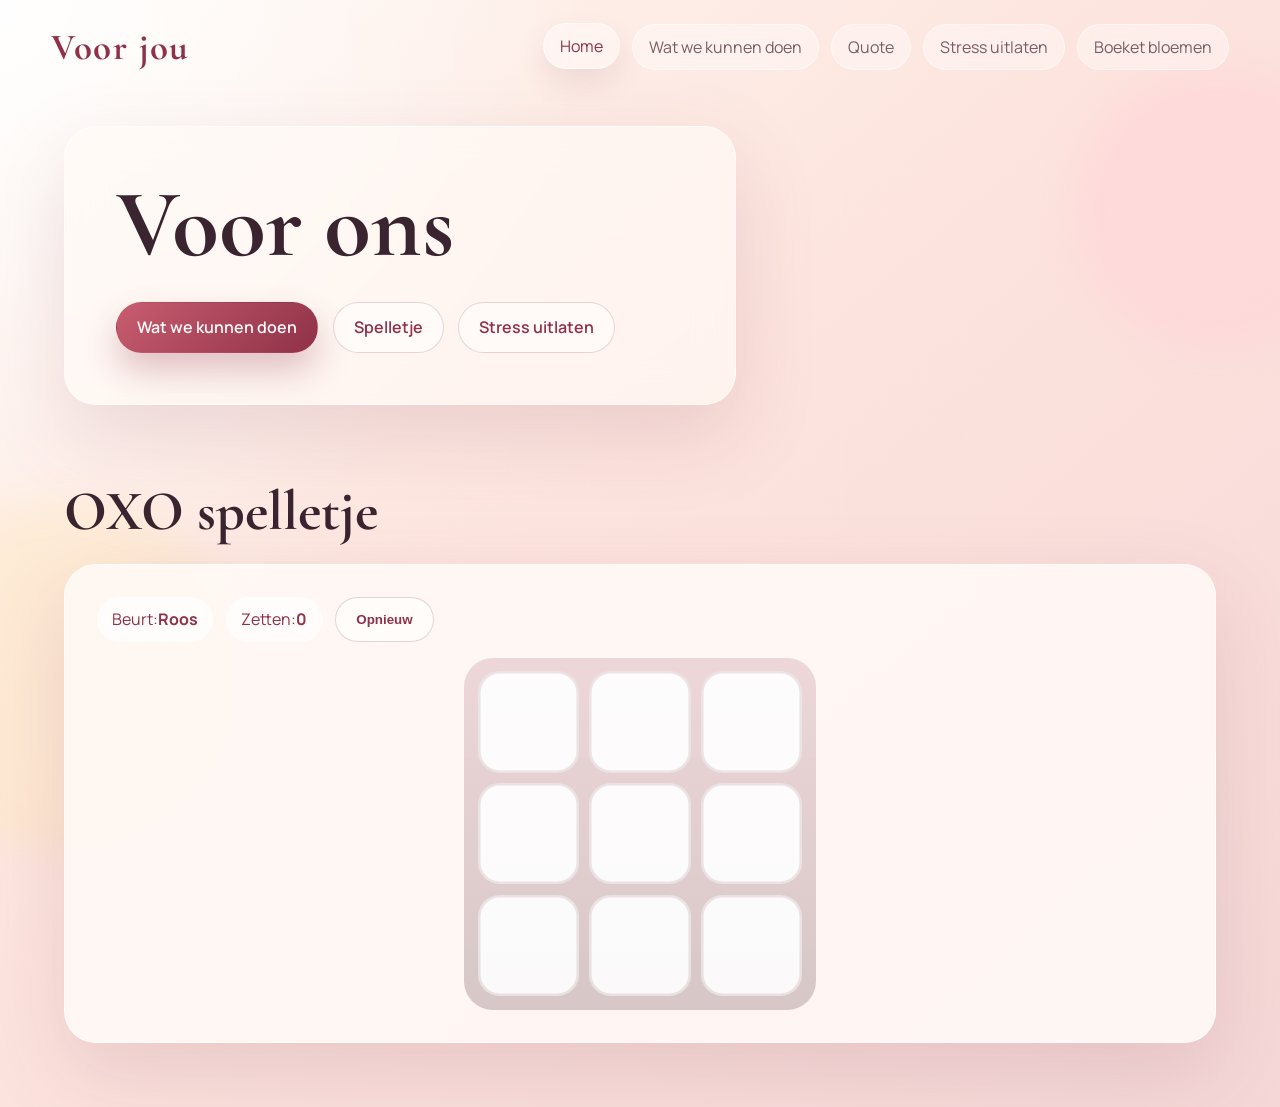
<file: index.html>
<!doctype html>
<html lang="nl">
  <head>
    <meta charset="UTF-8" />
    <meta name="viewport" content="width=device-width, initial-scale=1.0" />
    <title>Voor jou</title>
    <link rel="preconnect" href="https://fonts.googleapis.com" />
    <link rel="preconnect" href="https://fonts.gstatic.com" crossorigin />
    <link
      href="https://fonts.googleapis.com/css2?family=Cormorant+Garamond:wght@400;500;600;700&family=Manrope:wght@400;500;600&display=swap"
      rel="stylesheet"
    />
    <link rel="stylesheet" href="style.css" />
  </head>
  <body class="page-home">
    <div class="ambient ambient-one"></div>
    <div class="ambient ambient-two"></div>

    <header class="site-header">
      <a class="brand" href="index.html">Voor jou</a>
      <nav class="site-nav">
        <a class="nav-link active" href="index.html">Home</a>
        <a class="nav-link" href="wensen.html">Wat we kunnen doen</a>
        <a class="nav-link" href="reminder.html">Quote</a>
        <a class="nav-link" href="stress.html">Stress uitlaten</a>
        <a class="nav-link" href="bouquet.html">Boeket bloemen</a>
      </nav>
    </header>

    <main>
      <section class="hero hero-quiet">
        <div class="hero-copy reveal">
          <h1>Voor ons</h1>
          <div class="hero-actions">
            <a class="button button-primary" href="wensen.html">Wat we kunnen doen</a>
            <a class="button button-secondary" href="#spel">Spelletje</a>
            <a class="button button-secondary" href="stress.html"
              >Stress uitlaten</a
            >
          </div>
        </div>
      </section>

      <section class="game-section reveal" id="spel">
        <div class="section-heading">
          <h2>OXO spelletje</h2>
        </div>

        <div class="game-shell">
          <div class="game-topbar">
            <div class="game-stats">
              <span class="game-pill"
                >Beurt: <strong id="current-player">Roos</strong></span
              >
              <span class="game-pill"
                >Zetten: <strong id="move-count">0</strong></span
              >
              <button
                class="button button-secondary game-reset"
                id="reset-game"
                type="button"
              >
                Opnieuw
              </button>
            </div>
          </div>

          <div class="oxo-board" id="oxo-board" aria-label="OXO spel"></div>
          <p class="game-message" id="game-message"></p>
        </div>
      </section>
    </main>

    <script src="home.js"></script>
  </body>
</html>
</file>
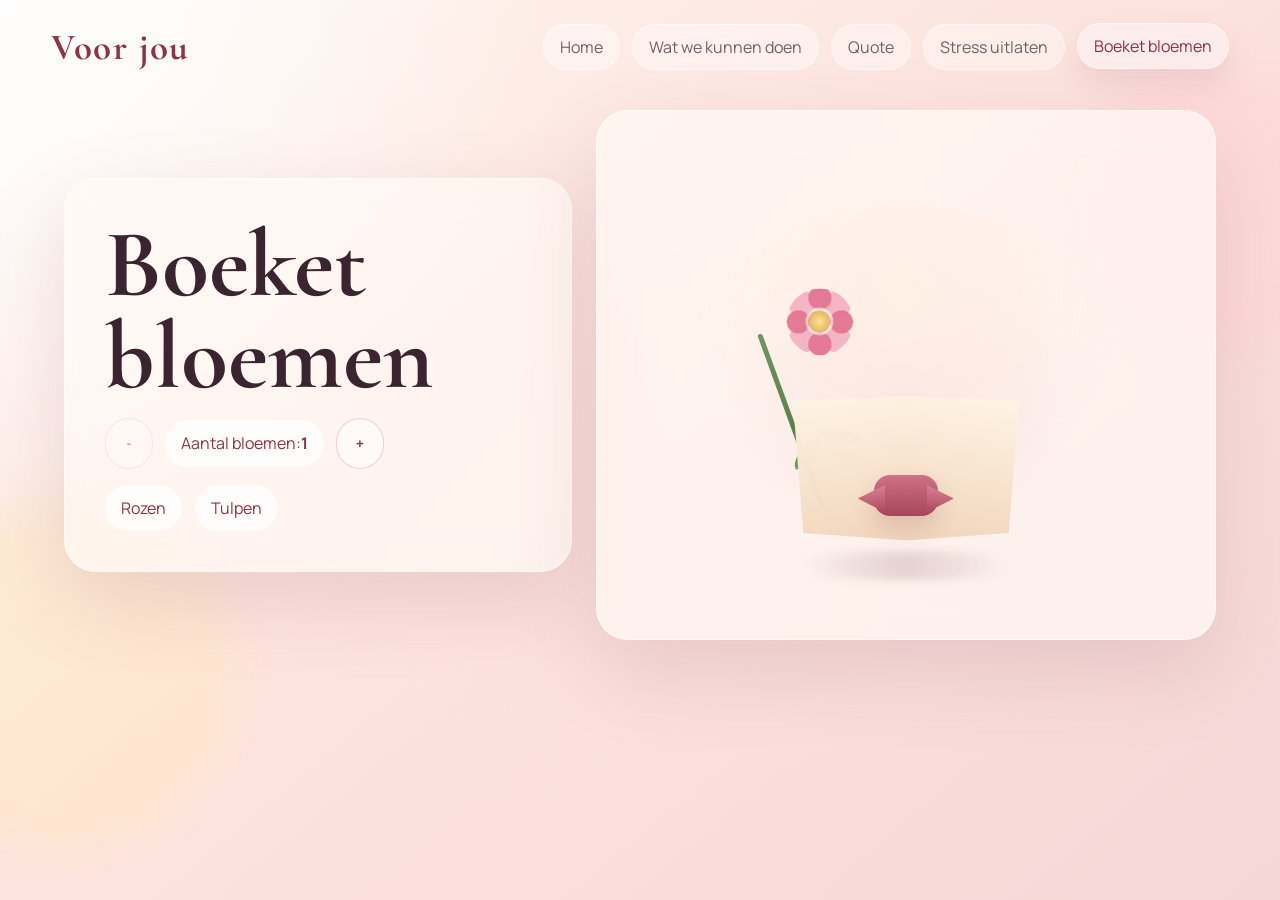
<file: bouquet.html>
<!doctype html>
<html lang="nl">
  <head>
    <meta charset="UTF-8" />
    <meta name="viewport" content="width=device-width, initial-scale=1.0" />
    <title>Boeket bloemen</title>
    <link rel="preconnect" href="https://fonts.googleapis.com" />
    <link rel="preconnect" href="https://fonts.gstatic.com" crossorigin />
    <link
      href="https://fonts.googleapis.com/css2?family=Cormorant+Garamond:wght@400;500;600;700&family=Manrope:wght@400;500;600&display=swap"
      rel="stylesheet"
    />
    <link rel="stylesheet" href="style.css" />
  </head>
  <body class="page-stress">
    <div class="ambient ambient-three"></div>
    <div class="ambient ambient-two"></div>

    <header class="site-header">
      <a class="brand" href="index.html">Voor jou</a>
      <nav class="site-nav">
        <a class="nav-link" href="index.html">Home</a>
        <a class="nav-link" href="wensen.html">Wat we kunnen doen</a>
        <a class="nav-link" href="reminder.html">Quote</a>
        <a class="nav-link" href="stress.html">Stress uitlaten</a>
        <a class="nav-link active" href="bouquet.html">Boeket bloemen</a>
      </nav>
    </header>

    <main class="stress-layout">
      <section class="stress-copy reveal">
        <h1>Boeket bloemen</h1>
        <div class="bouquet-count">
          <button
            class="button button-secondary bouquet-step"
            id="decrease-flowers"
            type="button"
            aria-label="Minder bloemen"
          >
            -
          </button>
          <span class="stress-pill"
            >Aantal bloemen: <strong id="flower-count">0</strong></span
          >
          <button
            class="button button-secondary bouquet-step"
            id="increase-flowers"
            type="button"
            aria-label="Meer bloemen"
          >
            +
          </button>
        </div>
        <div class="stress-stats bouquet-tags" aria-label="Bloemen">
          <span class="stress-pill">Rozen</span>
          <span class="stress-pill">Tulpen</span>
        </div>
      </section>

      <section class="stress-stage reveal-delay">
        <div class="bouquet-wrap" aria-label="Boeket bloemen">
          <div class="bouquet-glow" aria-hidden="true"></div>
          <div class="bouquet-flowers" id="bouquet-flowers"></div>
          <div class="bouquet-paper bouquet-paper-left"></div>
          <div class="bouquet-paper bouquet-paper-right"></div>
          <div class="bouquet-ribbon"></div>
          <div class="bouquet-shadow" aria-hidden="true"></div>
        </div>
      </section>
    </main>

    <script src="bouquet.js"></script>
  </body>
</html>
</file>
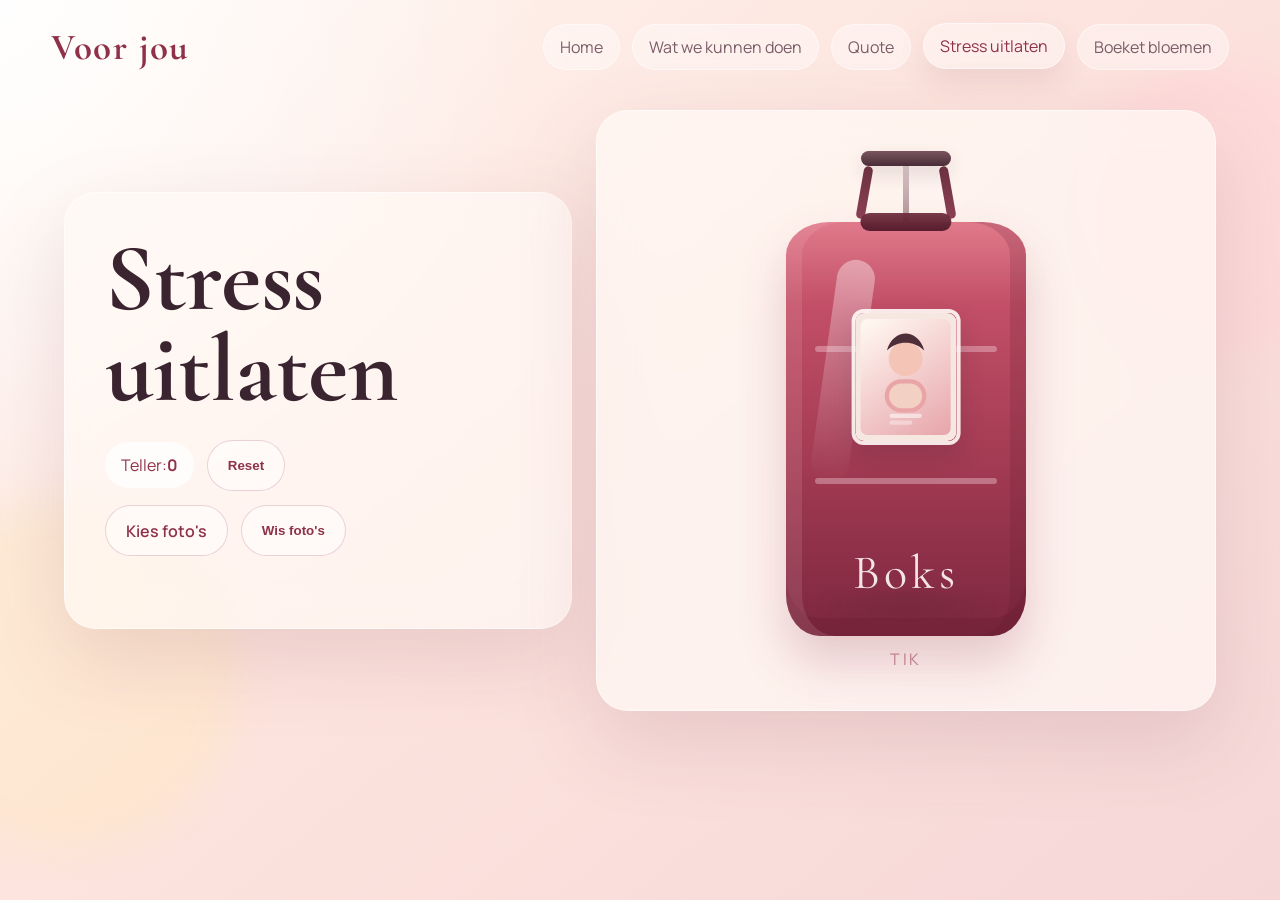
<file: stress.html>
<!doctype html>
<html lang="nl">
  <head>
    <meta charset="UTF-8" />
    <meta name="viewport" content="width=device-width, initial-scale=1.0" />
    <title>Stress uitlaten</title>
    <link rel="preconnect" href="https://fonts.googleapis.com" />
    <link rel="preconnect" href="https://fonts.gstatic.com" crossorigin />
    <link
      href="https://fonts.googleapis.com/css2?family=Cormorant+Garamond:wght@400;500;600;700&family=Manrope:wght@400;500;600&display=swap"
      rel="stylesheet"
    />
    <link rel="stylesheet" href="style.css" />
  </head>
  <body class="page-stress">
    <div class="ambient ambient-three"></div>
    <div class="ambient ambient-two"></div>

    <header class="site-header">
      <a class="brand" href="index.html">Voor jou</a>
      <nav class="site-nav">
        <a class="nav-link" href="index.html">Home</a>
        <a class="nav-link" href="wensen.html">Wat we kunnen doen</a>
        <a class="nav-link" href="reminder.html">Quote</a>
        <a class="nav-link active" href="stress.html">Stress uitlaten</a>
        <a class="nav-link" href="bouquet.html">Boeket bloemen</a>
      </nav>
    </header>

    <main class="stress-layout">
      <section class="stress-copy reveal">
        <h1>Stress uitlaten</h1>
        <div class="stress-stats">
          <span class="stress-pill"
            >Teller: <strong id="hit-count">0</strong></span
          >
          <button class="button button-secondary" id="reset-bag" type="button">
            Reset
          </button>
        </div>
        <div class="stress-tools">
          <label class="button button-secondary upload-label" for="bag-upload"
            >Kies foto's</label
          >
          <input
            class="upload-input"
            id="bag-upload"
            type="file"
            accept="image/*"
            multiple
          />
          <button
            class="button button-secondary"
            id="clear-photo"
            type="button"
          >
            Wis foto's
          </button>
        </div>
        <div
          class="photo-picker"
          id="photo-picker"
          aria-label="Gekozen fotos"
        ></div>
        <p class="stress-note" id="stress-note"></p>
      </section>

      <section class="stress-stage reveal-delay">
        <div class="bag-wrap">
          <div class="bag-chain"></div>
          <div class="bag-mount" aria-hidden="true"></div>
          <button
            class="punching-bag"
            id="punching-bag"
            type="button"
            aria-label="Sla op de bokszak"
          >
            <span class="bag-strap bag-strap-left"></span>
            <span class="bag-strap bag-strap-right"></span>
            <span class="bag-cap"></span>
            <span class="bag-highlight"></span>
            <img
              class="bag-photo"
              id="bag-photo"
              src="stress-photo.svg"
              data-default-src="stress-photo.svg"
              alt="Foto op de bokszak"
            />
            <span class="bag-label">Boks</span>
          </button>
          <div class="bag-shadow" aria-hidden="true"></div>
          <div class="impact-ring" id="impact-ring" aria-hidden="true"></div>
        </div>
        <div class="impact-text" id="impact-text">tik</div>
      </section>
    </main>

    <script src="drive-config.js"></script>
    <script src="stress.js"></script>
  </body>
</html>
</file>
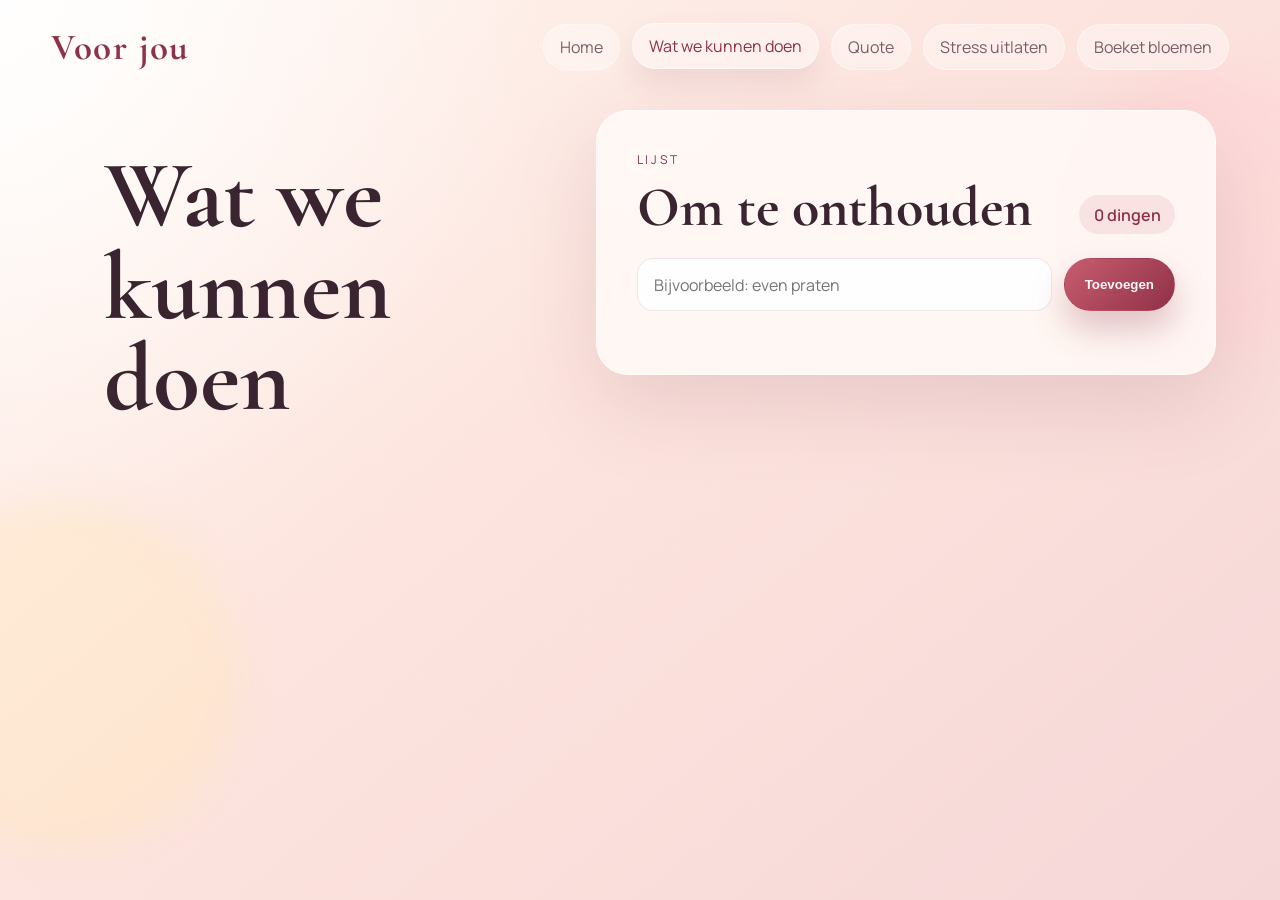
<file: wensen.html>
<!doctype html>
<html lang="nl">
  <head>
    <meta charset="UTF-8" />
    <meta name="viewport" content="width=device-width, initial-scale=1.0" />
    <title>Wat we kunnen doen</title>
    <link rel="preconnect" href="https://fonts.googleapis.com" />
    <link rel="preconnect" href="https://fonts.gstatic.com" crossorigin />
    <link
      href="https://fonts.googleapis.com/css2?family=Cormorant+Garamond:wght@400;500;600;700&family=Manrope:wght@400;500;600&display=swap"
      rel="stylesheet"
    />
    <link rel="stylesheet" href="style.css" />
  </head>
  <body class="page-wishes">
    <div class="ambient ambient-three"></div>
    <div class="ambient ambient-four"></div>

    <header class="site-header">
      <a class="brand" href="index.html">Voor jou</a>
      <nav class="site-nav">
        <a class="nav-link" href="index.html">Home</a>
        <a class="nav-link active" href="wensen.html">Wat we kunnen doen</a>
        <a class="nav-link" href="reminder.html">Quote</a>
        <a class="nav-link" href="stress.html">Stress uitlaten</a>
        <a class="nav-link" href="bouquet.html">Boeket bloemen</a>
      </nav>
    </header>

    <main class="wish-layout">
      <section class="wish-intro reveal">
        <h1>Wat we kunnen doen</h1>
      </section>

      <section class="wish-panel reveal-delay">
        <div class="panel-header">
          <div>
            <p class="panel-kicker">Lijst</p>
            <h2>Om te onthouden</h2>
          </div>
          <span class="counter" id="wish-counter">0 dingen</span>
        </div>

        <p class="wish-helper" id="wish-helper"></p>

        <form class="wish-form" id="wish-form">
          <label class="sr-only" for="wish-input">Nieuw idee</label>
          <input
            id="wish-input"
            name="wish"
            type="text"
            placeholder="Bijvoorbeeld: even praten"
            maxlength="120"
            required
          />
          <button class="button button-primary" type="submit">Toevoegen</button>
        </form>

        <ul class="wish-list" id="wish-list"></ul>
      </section>
    </main>

    <script src="wensen.js"></script>
  </body>
</html>
</file>
<file: style.css>
:root {
  --bg: #fff7f1;
  --bg-deep: #f5d7d7;
  --surface: rgba(255, 250, 246, 0.7);
  --surface-strong: rgba(255, 250, 246, 0.88);
  --text: #3a2430;
  --muted: #7a5d68;
  --accent: #c85d6f;
  --accent-dark: #8f3148;
  --gold: #dbb572;
  --border: rgba(118, 65, 84, 0.12);
  --shadow: 0 30px 80px rgba(141, 82, 99, 0.17);
}

* {
  box-sizing: border-box;
}

html {
  scroll-behavior: smooth;
}

body {
  margin: 0;
  min-height: 100vh;
  color: var(--text);
  font-family: "Manrope", "Segoe UI", sans-serif;
  background:
    radial-gradient(circle at top left, rgba(255, 255, 255, 0.95), transparent 35%),
    linear-gradient(140deg, var(--bg) 0%, #fde4de 45%, var(--bg-deep) 100%);
  overflow-x: hidden;
}

body::before {
  content: "";
  position: fixed;
  inset: 0;
  background:
    linear-gradient(rgba(255, 255, 255, 0.12) 1px, transparent 1px),
    linear-gradient(90deg, rgba(255, 255, 255, 0.12) 1px, transparent 1px);
  background-size: 42px 42px;
  mask-image: radial-gradient(circle at center, black 38%, transparent 85%);
  pointer-events: none;
  opacity: 0.35;
}

.ambient {
  position: fixed;
  border-radius: 50%;
  filter: blur(18px);
  opacity: 0.65;
  pointer-events: none;
  animation: float 13s ease-in-out infinite;
}

.ambient-one,
.ambient-three {
  top: 4rem;
  right: -5rem;
  width: 18rem;
  height: 18rem;
  background: rgba(255, 214, 217, 0.95);
}

.ambient-two,
.ambient-four {
  left: -7rem;
  bottom: 3rem;
  width: 22rem;
  height: 22rem;
  background: rgba(255, 233, 188, 0.58);
  animation-delay: -4s;
}

.site-header,
.hero,
.moments-section,
.wish-layout,
.reminder-layout,
.stress-layout {
  position: relative;
  z-index: 1;
}

.site-header {
  display: flex;
  align-items: center;
  justify-content: space-between;
  gap: 1rem;
  padding: 1.5rem clamp(1.2rem, 4vw, 4rem);
}

.brand,
.nav-link,
.button,
.wish-remove,
.wish-check {
  transition: transform 180ms ease, background-color 180ms ease, color 180ms ease, border-color 180ms ease, box-shadow 180ms ease;
}

.brand {
  color: var(--accent-dark);
  text-decoration: none;
  font-family: "Cormorant Garamond", Georgia, serif;
  font-size: clamp(1.8rem, 3vw, 2.3rem);
  font-weight: 700;
  letter-spacing: 0.04em;
}

.site-nav {
  display: flex;
  gap: 0.75rem;
  flex-wrap: wrap;
}

.nav-link {
  padding: 0.7rem 1rem;
  border-radius: 999px;
  color: var(--muted);
  text-decoration: none;
  background: rgba(255, 255, 255, 0.38);
  border: 1px solid rgba(255, 255, 255, 0.48);
  backdrop-filter: blur(14px);
}

.nav-link:hover,
.nav-link.active {
  color: var(--accent-dark);
  transform: translateY(-1px);
  box-shadow: 0 14px 28px rgba(141, 82, 99, 0.12);
}

.hero {
  display: grid;
  grid-template-columns: minmax(0, 1.2fr) minmax(18rem, 0.8fr);
  gap: 2rem;
  align-items: center;
  padding: clamp(1rem, 4vw, 2rem) clamp(1.2rem, 5vw, 5rem) 4rem;
}

.hero-quiet {
  align-items: stretch;
}

.hero-copy,
.hero-card,
.moment-card,
.wish-panel,
.memory-card,
.reminder-card,
.reminder-list-card,
.stress-copy,
.stress-stage {
  background: var(--surface);
  border: 1px solid rgba(255, 255, 255, 0.58);
  box-shadow: var(--shadow);
  backdrop-filter: blur(18px);
}

.hero-copy {
  padding: clamp(1.6rem, 4vw, 3.5rem);
  border-radius: 2rem;
}

.eyebrow,
.panel-kicker,
.card-kicker {
  margin: 0 0 0.8rem;
  text-transform: uppercase;
  letter-spacing: 0.22em;
  font-size: 0.76rem;
  color: var(--accent-dark);
}

h1,
h2,
h3 {
  margin: 0;
  font-family: "Cormorant Garamond", Georgia, serif;
  line-height: 0.95;
}

h1 {
  font-size: clamp(3rem, 8vw, 6rem);
  max-width: 12ch;
}

h2 {
  font-size: clamp(2.2rem, 5vw, 3.5rem);
}

h3 {
  font-size: 2rem;
  margin-bottom: 0.8rem;
}

.lead,
.letter-card p,
.moment-card p,
.hero-card p,
.wish-intro p,
.wish-item-text {
  line-height: 1.75;
  font-size: 1.02rem;
  color: var(--muted);
}

.hero-actions {
  display: flex;
  gap: 0.9rem;
  flex-wrap: wrap;
  margin-top: 2rem;
}

.hero-chip-stack {
  display: flex;
  flex-wrap: wrap;
  gap: 0.7rem;
}

.hero-chip {
  display: inline-flex;
  padding: 0.7rem 1rem;
  border-radius: 999px;
  background: rgba(255, 255, 255, 0.65);
  color: var(--accent-dark);
  font-weight: 600;
}

.button {
  display: inline-flex;
  justify-content: center;
  align-items: center;
  min-height: 3.2rem;
  padding: 0.85rem 1.25rem;
  border-radius: 999px;
  border: 1px solid transparent;
  text-decoration: none;
  font-weight: 600;
  cursor: pointer;
}

.button:hover,
.wish-remove:hover,
.wish-check:hover {
  transform: translateY(-2px);
}

.button-primary {
  color: #fff9f8;
  background: linear-gradient(135deg, var(--accent) 0%, var(--accent-dark) 100%);
  box-shadow: 0 18px 34px rgba(143, 49, 72, 0.28);
}

.button-secondary {
  color: var(--accent-dark);
  background: rgba(255, 255, 255, 0.55);
  border-color: rgba(143, 49, 72, 0.2);
}

.hero-card {
  position: relative;
  padding: 2rem;
  border-radius: 2rem;
  overflow: hidden;
  min-height: 22rem;
}

.quiet-card {
  min-height: auto;
}

.quiet-points {
  margin: 0;
  padding-left: 1.2rem;
  color: var(--muted);
  line-height: 1.8;
}

.card-quote {
  font-family: "Cormorant Garamond", Georgia, serif;
  color: var(--text);
  font-size: 2rem;
  line-height: 1.25;
  max-width: 12ch;
}

.heart-cluster {
  position: absolute;
  right: 1.4rem;
  bottom: 1.4rem;
  width: 8rem;
  height: 8rem;
}

.heart-cluster span {
  position: absolute;
  width: 2.2rem;
  height: 2.2rem;
  background: linear-gradient(135deg, #ffb7c2, #c85d6f);
  transform: rotate(-45deg);
  border-radius: 0.4rem 0.4rem 0 0;
  animation: pulse 4.5s ease-in-out infinite;
}

.heart-cluster span::before,
.heart-cluster span::after {
  content: "";
  position: absolute;
  width: 2.2rem;
  height: 2.2rem;
  background: inherit;
  border-radius: 50%;
}

.heart-cluster span::before {
  top: -1.1rem;
  left: 0;
}

.heart-cluster span::after {
  top: 0;
  left: 1.1rem;
}

.heart-cluster span:nth-child(1) {
  right: 0;
  bottom: 0;
}

.heart-cluster span:nth-child(2) {
  right: 2.5rem;
  bottom: 1.9rem;
  transform: rotate(-45deg) scale(0.8);
  animation-delay: -1.5s;
}

.heart-cluster span:nth-child(3) {
  right: 1rem;
  bottom: 4rem;
  transform: rotate(-45deg) scale(0.62);
  animation-delay: -3s;
}

.memory-strip,
.moments-section,
.wish-layout,
.reminder-layout,
.stress-layout {
  padding: 1rem clamp(1.2rem, 5vw, 5rem) 4rem;
}

.game-section {
  padding: 1rem clamp(1.2rem, 5vw, 5rem) 4rem;
  position: relative;
  z-index: 1;
}

.game-shell {
  background: var(--surface-strong);
  border: 1px solid rgba(255, 255, 255, 0.58);
  box-shadow: var(--shadow);
  backdrop-filter: blur(18px);
  border-radius: 2rem;
  padding: clamp(1.2rem, 4vw, 2rem);
}

.game-topbar {
  display: flex;
  justify-content: space-between;
  align-items: center;
  gap: 1rem;
  margin-bottom: 1rem;
}

.game-text,
.game-message {
  margin: 0;
  color: var(--muted);
  line-height: 1.7;
}

.game-stats {
  display: flex;
  align-items: center;
  gap: 0.8rem;
  flex-wrap: wrap;
}

.game-pill {
  display: inline-flex;
  align-items: center;
  min-height: 2.8rem;
  padding: 0.6rem 0.95rem;
  border-radius: 999px;
  background: rgba(255, 255, 255, 0.7);
  color: var(--accent-dark);
}

.game-reset {
  min-height: 2.8rem;
}

.oxo-board {
  display: grid;
  grid-template-columns: repeat(3, minmax(0, 1fr));
  gap: 0.65rem;
  max-width: 22rem;
  margin: 0 auto;
  padding: 0.85rem;
  border-radius: 1.8rem;
  background: linear-gradient(180deg, rgba(143, 49, 72, 0.16), rgba(74, 31, 42, 0.22));
}

.oxo-cell {
  aspect-ratio: 1 / 1;
  width: 100%;
  border: none;
  border-radius: 1.35rem;
  background: rgba(255, 255, 255, 0.9);
  box-shadow: inset 0 0 0 0.16rem rgba(103, 40, 58, 0.12);
  color: var(--accent-dark);
  font-size: clamp(2rem, 6vw, 2.8rem);
  font-weight: 700;
  cursor: pointer;
  transition: transform 140ms ease, box-shadow 140ms ease, background-color 140ms ease;
}

.oxo-cell:hover,
.oxo-cell:focus-visible {
  transform: translateY(-2px);
  box-shadow: inset 0 0 0 0.16rem rgba(103, 40, 58, 0.22), 0 0 0 0.18rem rgba(143, 49, 72, 0.14);
  outline: none;
}

.oxo-cell[data-state="rose"] {
  background: linear-gradient(180deg, rgba(255, 225, 232, 0.98), rgba(247, 193, 207, 0.98));
  color: rgba(177, 58, 92, 1);
}

.oxo-cell[data-state="cream"] {
  background: linear-gradient(180deg, rgba(255, 242, 220, 0.98), rgba(238, 214, 171, 0.98));
  color: rgba(128, 84, 36, 1);
}

.section-heading {
  max-width: 50rem;
  margin-bottom: 1.6rem;
}

.memory-grid {
  display: grid;
  grid-template-columns: 1.1fr 0.9fr 1fr;
  gap: 1rem;
}

.memory-card {
  min-height: 16rem;
  padding: 1.3rem;
  border-radius: 1.8rem;
  display: flex;
  flex-direction: column;
  justify-content: space-between;
  position: relative;
  overflow: hidden;
}

.memory-photo {
  background:
    linear-gradient(135deg, rgba(255, 255, 255, 0.48), rgba(255, 255, 255, 0.16)),
    linear-gradient(140deg, rgba(200, 93, 111, 0.26), rgba(219, 181, 114, 0.22));
}

.memory-photo::after {
  content: "";
  position: absolute;
  inset: 1rem;
  border-radius: 1.25rem;
  border: 1px dashed rgba(143, 49, 72, 0.28);
}

.memory-note {
  background:
    radial-gradient(circle at top right, rgba(255, 231, 186, 0.7), transparent 35%),
    rgba(255, 250, 246, 0.88);
}

.placeholder-tag {
  display: inline-flex;
  align-self: flex-start;
  padding: 0.45rem 0.8rem;
  border-radius: 999px;
  background: rgba(255, 255, 255, 0.65);
  color: var(--accent-dark);
  font-size: 0.78rem;
  letter-spacing: 0.08em;
  text-transform: uppercase;
}

.memory-card p {
  position: relative;
  z-index: 1;
  margin: 0;
  max-width: 16ch;
  font-family: "Cormorant Garamond", Georgia, serif;
  font-size: 2rem;
  line-height: 1.05;
  color: var(--text);
}

.moments-grid {
  display: grid;
  grid-template-columns: repeat(3, minmax(0, 1fr));
  gap: 1.2rem;
}

.moment-card {
  padding: 1.8rem;
  border-radius: 1.7rem;
}

.moment-number {
  display: inline-block;
  margin-bottom: 1rem;
  font-family: "Cormorant Garamond", Georgia, serif;
  font-size: 2.3rem;
  color: var(--gold);
}

.wish-layout {
  display: grid;
  grid-template-columns: minmax(0, 0.9fr) minmax(0, 1.1fr);
  gap: 1.5rem;
  align-items: start;
}

.reminder-layout {
  display: grid;
  grid-template-columns: minmax(0, 0.95fr) minmax(0, 1.05fr);
  gap: 1.5rem;
  align-items: start;
}

.stress-layout {
  display: grid;
  grid-template-columns: minmax(0, 0.9fr) minmax(18rem, 1.1fr);
  gap: 1.5rem;
  align-items: center;
}

.reminder-card,
.reminder-list-card {
  border-radius: 2rem;
  padding: clamp(1.5rem, 4vw, 2.5rem);
}

.stress-copy,
.stress-stage {
  border-radius: 2rem;
  padding: clamp(1.5rem, 4vw, 2.5rem);
}

.stress-stats {
  display: flex;
  gap: 0.8rem;
  flex-wrap: wrap;
  align-items: center;
  margin-top: 1.5rem;
}

.stress-tools {
  display: flex;
  gap: 0.8rem;
  flex-wrap: wrap;
  margin-top: 0.9rem;
}

.stress-helper {
  margin: 0.9rem 0 0;
  color: var(--muted);
  line-height: 1.7;
}

.folder-status {
  margin: 0.75rem 0 0;
  color: var(--accent-dark);
  line-height: 1.6;
}

.upload-input {
  position: absolute;
  width: 1px;
  height: 1px;
  padding: 0;
  margin: -1px;
  overflow: hidden;
  clip: rect(0, 0, 0, 0);
  white-space: nowrap;
  border: 0;
}

.upload-label {
  cursor: pointer;
}

.photo-picker {
  display: grid;
  grid-template-columns: repeat(4, minmax(0, 1fr));
  gap: 0.7rem;
  margin-top: 1rem;
}

.photo-picker-empty {
  margin: 0;
  color: var(--muted);
  line-height: 1.7;
}

.photo-thumb-card {
  position: relative;
}

.photo-thumb {
  width: 100%;
  padding: 0.25rem;
  border: 2px solid transparent;
  border-radius: 1rem;
  background: rgba(255, 255, 255, 0.68);
  cursor: pointer;
}

.photo-thumb.active {
  border-color: rgba(143, 49, 72, 0.5);
  box-shadow: 0 10px 22px rgba(141, 82, 99, 0.14);
}

.photo-thumb img {
  display: block;
  width: 100%;
  aspect-ratio: 1 / 1;
  object-fit: cover;
  border-radius: 0.75rem;
}

.photo-thumb-remove {
  position: absolute;
  top: 0.35rem;
  right: 0.35rem;
  width: 1.9rem;
  height: 1.9rem;
  border: none;
  border-radius: 50%;
  background: rgba(58, 36, 48, 0.72);
  color: #fff;
  cursor: pointer;
}

.stress-pill {
  display: inline-flex;
  align-items: center;
  min-height: 2.9rem;
  padding: 0.65rem 1rem;
  border-radius: 999px;
  background: rgba(255, 255, 255, 0.72);
  color: var(--accent-dark);
}

.stress-note {
  margin: 1rem 0 0;
  color: var(--muted);
  line-height: 1.7;
}

.bouquet-tags {
  margin-top: 1rem;
}

.bouquet-count {
  display: flex;
  align-items: center;
  gap: 0.75rem;
  flex-wrap: wrap;
  margin-top: 1rem;
}

.bouquet-step {
  min-width: 3rem;
  padding-inline: 0;
}

.bouquet-step:disabled {
  opacity: 0.45;
  cursor: default;
}

.bouquet-wrap {
  position: relative;
  min-height: 28rem;
  display: grid;
  place-items: center;
}

.bouquet-flowers {
  position: absolute;
  inset: 0;
}

.bouquet-glow {
  position: absolute;
  inset: 12% 10% 18%;
  border-radius: 50%;
  background:
    radial-gradient(circle at 50% 30%, rgba(255, 240, 228, 0.95), rgba(255, 240, 228, 0.2) 48%, transparent 72%),
    radial-gradient(circle at 50% 60%, rgba(235, 192, 201, 0.34), transparent 62%);
}

.stem {
  position: absolute;
  bottom: 5.8rem;
  left: var(--left);
  width: 0.32rem;
  height: var(--height, 11.5rem);
  border-radius: 999px;
  background: linear-gradient(180deg, rgba(104, 144, 89, 0.95), rgba(63, 110, 53, 0.98));
  transform-origin: bottom center;
  transform: rotate(var(--rotate, 0deg));
}

.leaf {
  position: absolute;
  left: calc(var(--left) + var(--leaf-shift, 0rem));
  bottom: var(--bottom, 10rem);
  width: 2.3rem;
  height: 1.1rem;
  border-radius: 100% 0 100% 0;
  background: linear-gradient(135deg, rgba(120, 168, 101, 0.95), rgba(75, 120, 58, 0.98));
  transform: rotate(var(--leaf-rotate, 0deg));
}

.bloom {
  position: absolute;
  left: var(--left);
  top: var(--top);
  width: var(--size, 4.2rem);
  height: var(--size, 4.2rem);
  border-radius: 50%;
  transform: translate(-50%, -50%);
}

.bloom::before {
  content: "";
  position: absolute;
  inset: 0;
  border-radius: 50%;
  background:
    radial-gradient(circle at 50% 0.6rem, var(--petal) 0 0.72rem, transparent 0.74rem),
    radial-gradient(circle at calc(100% - 0.75rem) 50%, var(--petal) 0 0.72rem, transparent 0.74rem),
    radial-gradient(circle at 50% calc(100% - 0.7rem), var(--petal) 0 0.72rem, transparent 0.74rem),
    radial-gradient(circle at 0.75rem 50%, var(--petal) 0 0.72rem, transparent 0.74rem),
    radial-gradient(circle at 1rem 1rem, var(--petal-soft) 0 0.84rem, transparent 0.86rem),
    radial-gradient(circle at calc(100% - 1rem) 1rem, var(--petal-soft) 0 0.84rem, transparent 0.86rem),
    radial-gradient(circle at calc(100% - 1rem) calc(100% - 1rem), var(--petal-soft) 0 0.84rem, transparent 0.86rem),
    radial-gradient(circle at 1rem calc(100% - 1rem), var(--petal-soft) 0 0.84rem, transparent 0.86rem);
}

.bloom::after {
  content: "";
  position: absolute;
  inset: 1.4rem;
  border-radius: 50%;
  background: radial-gradient(circle, rgba(255, 225, 141, 0.98), rgba(214, 162, 76, 0.98));
  box-shadow: 0 0 0 0.18rem rgba(255, 248, 233, 0.6);
}

.bouquet-paper {
  position: absolute;
  bottom: 3.2rem;
  width: 8rem;
  height: 9.8rem;
  background: linear-gradient(180deg, rgba(255, 243, 228, 0.98), rgba(241, 213, 187, 0.98));
  box-shadow: 0 1rem 2rem rgba(103, 60, 43, 0.08);
}

.bouquet-paper-left {
  left: 29%;
  clip-path: polygon(10% 0, 100% 10%, 78% 100%, 0 84%);
  transform: rotate(-10deg);
}

.bouquet-paper-right {
  right: 29%;
  clip-path: polygon(0 10%, 90% 0, 100% 84%, 22% 100%);
  transform: rotate(10deg);
}

.bouquet-ribbon {
  position: absolute;
  bottom: 5.2rem;
  left: 50%;
  width: 4rem;
  height: 2.6rem;
  border-radius: 1rem;
  background: linear-gradient(180deg, rgba(207, 112, 131, 0.98), rgba(163, 67, 88, 0.98));
  transform: translateX(-50%);
  box-shadow: 0 0.7rem 1.4rem rgba(131, 57, 75, 0.18);
}

.bouquet-ribbon::before,
.bouquet-ribbon::after {
  content: "";
  position: absolute;
  top: 0.65rem;
  width: 1.7rem;
  height: 1.7rem;
  background: linear-gradient(180deg, rgba(219, 129, 147, 0.98), rgba(174, 74, 95, 0.98));
}

.bouquet-ribbon::before {
  left: -1rem;
  clip-path: polygon(100% 0, 100% 100%, 0 50%);
}

.bouquet-ribbon::after {
  right: -1rem;
  clip-path: polygon(0 0, 100% 50%, 0 100%);
}

.bouquet-shadow {
  position: absolute;
  bottom: 1.2rem;
  width: min(16rem, 62vw);
  height: 1.8rem;
  border-radius: 50%;
  background: radial-gradient(circle, rgba(88, 40, 54, 0.16) 0%, rgba(88, 40, 54, 0.05) 58%, transparent 80%);
  filter: blur(4px);
}

.bag-wrap {
  position: relative;
  min-height: 28rem;
  display: grid;
  place-items: center;
}

.bag-mount {
  position: absolute;
  top: 0;
  width: 5.6rem;
  height: 0.9rem;
  border-radius: 999px;
  background: linear-gradient(180deg, rgba(107, 67, 79, 0.9), rgba(64, 34, 44, 0.95));
  box-shadow: 0 8px 18px rgba(58, 36, 48, 0.14);
}

.bag-chain {
  position: absolute;
  top: 0.7rem;
  width: 0.34rem;
  height: 5.9rem;
  border-radius: 999px;
  background: linear-gradient(180deg, rgba(147, 105, 118, 0.28), rgba(95, 56, 69, 0.72));
}

.punching-bag {
  position: relative;
  width: min(15rem, 58vw);
  aspect-ratio: 0.58;
  border: none;
  border-radius: 18% 18% 14% 14% / 8% 8% 10% 10%;
  background:
    linear-gradient(180deg, #e07a8b 0%, #c24f67 20%, #9f3951 62%, #7c273e 100%);
  box-shadow:
    inset -16px 0 0 rgba(91, 25, 42, 0.18),
    inset 16px 0 0 rgba(255, 214, 223, 0.12),
    inset 0 -18px 0 rgba(73, 18, 32, 0.15),
    0 26px 48px rgba(141, 49, 72, 0.22);
  cursor: pointer;
  transform-origin: top center;
  transition: transform 140ms ease;
  margin-top: 4.4rem;
}

.punching-bag::before,
.punching-bag::after {
  content: "";
  position: absolute;
  left: 12%;
  right: 12%;
  height: 0.38rem;
  border-radius: 999px;
  background: rgba(255, 232, 237, 0.34);
}

.punching-bag::before {
  top: 30%;
}

.punching-bag::after {
  top: 62%;
}

.bag-cap {
  position: absolute;
  top: -0.55rem;
  left: 50%;
  width: 38%;
  height: 1.1rem;
  border-radius: 1rem;
  background: linear-gradient(180deg, rgba(113, 46, 63, 0.95), rgba(85, 28, 44, 0.98));
  transform: translateX(-50%);
}

.bag-strap {
  position: absolute;
  top: -3.5rem;
  width: 0.55rem;
  height: 3.3rem;
  border-radius: 999px;
  background: linear-gradient(180deg, rgba(99, 38, 54, 0.95), rgba(132, 53, 73, 0.95));
}

.bag-strap-left {
  left: 31%;
  transform: rotate(10deg);
}

.bag-strap-right {
  right: 31%;
  transform: rotate(-10deg);
}

.bag-highlight {
  position: absolute;
  top: 9%;
  left: 16%;
  width: 16%;
  height: 54%;
  border-radius: 999px;
  background: linear-gradient(180deg, rgba(255, 245, 247, 0.42), rgba(255, 245, 247, 0));
  transform: rotate(8deg);
}

.bag-photo {
  position: absolute;
  top: 21%;
  left: 50%;
  width: 48%;
  max-width: 6.8rem;
  height: auto;
  aspect-ratio: 4 / 5;
  object-fit: cover;
  border-radius: 0.75rem;
  border: 0.28rem solid rgba(255, 250, 247, 0.9);
  box-shadow: 0 12px 24px rgba(58, 36, 48, 0.18);
  transform: translateX(-50%);
  pointer-events: none;
}

.bag-label {
  position: absolute;
  left: 50%;
  bottom: 8%;
  transform: translateX(-50%);
  color: rgba(255, 250, 247, 0.9);
  font-family: "Cormorant Garamond", Georgia, serif;
  font-size: clamp(1.7rem, 5vw, 3rem);
  letter-spacing: 0.08em;
}

.punching-bag.is-hit {
  animation: bag-swing 420ms ease;
}

.bag-shadow {
  position: absolute;
  bottom: 1rem;
  width: min(14rem, 56vw);
  height: 1.7rem;
  border-radius: 50%;
  background: radial-gradient(circle, rgba(88, 40, 54, 0.22) 0%, rgba(88, 40, 54, 0.06) 58%, transparent 78%);
  filter: blur(3px);
}

.impact-ring {
  position: absolute;
  width: 8rem;
  height: 8rem;
  border: 4px solid rgba(200, 93, 111, 0.28);
  border-radius: 50%;
  opacity: 0;
  transform: scale(0.5);
  pointer-events: none;
}

.impact-ring.is-live {
  animation: ring-burst 380ms ease;
}

.impact-text {
  margin-top: 0.8rem;
  text-align: center;
  color: var(--accent-dark);
  text-transform: uppercase;
  letter-spacing: 0.16em;
  opacity: 0.55;
}

.impact-text.is-live {
  animation: text-pop 360ms ease;
}

.reminder-list {
  margin: 0;
  padding-left: 1.2rem;
  color: var(--muted);
  line-height: 1.9;
}

.wish-intro,
.wish-panel {
  border-radius: 2rem;
  padding: clamp(1.5rem, 4vw, 2.5rem);
}

.wish-panel {
  background: var(--surface-strong);
}

.panel-header {
  display: flex;
  justify-content: space-between;
  gap: 1rem;
  align-items: end;
  margin-bottom: 1.5rem;
}

.counter {
  white-space: nowrap;
  padding: 0.55rem 0.9rem;
  border-radius: 999px;
  background: rgba(200, 93, 111, 0.12);
  color: var(--accent-dark);
  font-weight: 600;
}

.wish-form {
  display: grid;
  grid-template-columns: 1fr auto;
  gap: 0.75rem;
  margin-bottom: 1.4rem;
}

.wish-form input {
  width: 100%;
  min-height: 3.2rem;
  padding: 0.9rem 1rem;
  border-radius: 1rem;
  border: 1px solid var(--border);
  background: rgba(255, 255, 255, 0.88);
  color: var(--text);
  font: inherit;
}

.wish-form input:focus {
  outline: 2px solid rgba(200, 93, 111, 0.28);
  border-color: rgba(200, 93, 111, 0.35);
}

.wish-helper {
  margin: 0 0 1rem;
  color: var(--muted);
  line-height: 1.7;
}

.wish-tools {
  display: flex;
  gap: 0.75rem;
  flex-wrap: wrap;
  margin: 0 0 1.2rem;
}

.wish-list {
  list-style: none;
  padding: 0;
  margin: 0;
  display: grid;
  gap: 0.8rem;
}

.wish-item {
  display: grid;
  grid-template-columns: auto 1fr auto;
  gap: 0.9rem;
  align-items: center;
  padding: 1rem;
  border-radius: 1.2rem;
  background: rgba(255, 255, 255, 0.85);
  border: 1px solid rgba(143, 49, 72, 0.09);
}

.wish-item.done {
  background: rgba(248, 226, 229, 0.7);
}

.wish-check,
.wish-remove {
  width: 2.5rem;
  height: 2.5rem;
  border: none;
  border-radius: 50%;
  cursor: pointer;
  font: inherit;
}

.wish-check {
  position: relative;
  display: inline-grid;
  place-items: center;
  background: rgba(200, 93, 111, 0.12);
}

.wish-check input {
  position: absolute;
  inset: 0;
  opacity: 0;
  cursor: pointer;
}

.wish-check-mark {
  width: 1.2rem;
  height: 1.2rem;
  border: 2px solid rgba(143, 49, 72, 0.45);
  border-radius: 0.35rem;
  background: rgba(255, 255, 255, 0.94);
}

.wish-check input:checked + .wish-check-mark {
  position: relative;
  background: linear-gradient(135deg, var(--accent) 0%, var(--accent-dark) 100%);
  border-color: transparent;
}

.wish-check input:checked + .wish-check-mark::after {
  content: "";
  position: absolute;
  left: 0.33rem;
  top: 0.1rem;
  width: 0.26rem;
  height: 0.56rem;
  border: solid #fff;
  border-width: 0 2px 2px 0;
  transform: rotate(45deg);
}

.wish-remove {
  background: rgba(58, 36, 48, 0.08);
  color: var(--text);
  font-size: 1.1rem;
}

.wish-item.done .wish-item-text {
  text-decoration: line-through;
  opacity: 0.75;
}

.sr-only {
  position: absolute;
  width: 1px;
  height: 1px;
  padding: 0;
  margin: -1px;
  overflow: hidden;
  clip: rect(0, 0, 0, 0);
  white-space: nowrap;
  border: 0;
}

.reveal,
.reveal-delay,
.reveal-more {
  opacity: 0;
  animation: rise 0.9s ease forwards;
}

.reveal-delay {
  animation-delay: 0.16s;
}

.reveal-more {
  animation-delay: 0.3s;
}

@keyframes rise {
  from {
    opacity: 0;
    transform: translateY(24px);
  }
  to {
    opacity: 1;
    transform: translateY(0);
  }
}

@keyframes float {
  0%,
  100% {
    transform: translateY(0) scale(1);
  }
  50% {
    transform: translateY(-18px) scale(1.04);
  }
}

@keyframes pulse {
  0%,
  100% {
    transform: rotate(-45deg) scale(1);
  }
  50% {
    transform: rotate(-45deg) scale(1.08);
  }
}

@keyframes bag-swing {
  0% {
    transform: rotate(0deg) scale(1);
  }
  25% {
    transform: rotate(-8deg) scale(1.02);
  }
  55% {
    transform: rotate(7deg) scale(0.99);
  }
  100% {
    transform: rotate(0deg) scale(1);
  }
}

@keyframes ring-burst {
  0% {
    opacity: 0.65;
    transform: scale(0.45);
  }
  100% {
    opacity: 0;
    transform: scale(1.3);
  }
}

@keyframes text-pop {
  0% {
    opacity: 0;
    transform: translateY(10px) scale(0.9);
  }
  45% {
    opacity: 1;
    transform: translateY(-4px) scale(1.08);
  }
  100% {
    opacity: 0.55;
    transform: translateY(0) scale(1);
  }
}

@media (max-width: 920px) {
  .hero,
  .wish-layout,
  .reminder-layout,
  .stress-layout,
  .memory-grid,
  .moments-grid {
    grid-template-columns: 1fr;
  }

  .hero-card {
    min-height: unset;
  }
}

@media (max-width: 640px) {
  .site-header {
    flex-direction: column;
    align-items: flex-start;
  }

  h1 {
    max-width: 10ch;
  }

  .wish-form,
  .panel-header,
  .game-topbar {
    grid-template-columns: 1fr;
  }

  .panel-header {
    display: grid;
  }

  .game-topbar {
    display: grid;
  }

  .oxo-board {
    gap: 0.45rem;
    max-width: 18rem;
    padding: 0.55rem;
  }

  .bag-wrap {
    min-height: 22rem;
  }

  .stress-tools {
    display: grid;
  }

  .photo-picker {
    grid-template-columns: repeat(3, minmax(0, 1fr));
  }

  .wish-item {
    grid-template-columns: auto 1fr;
  }

  .wish-remove {
    grid-column: 2;
    justify-self: end;
  }
}
</file>
